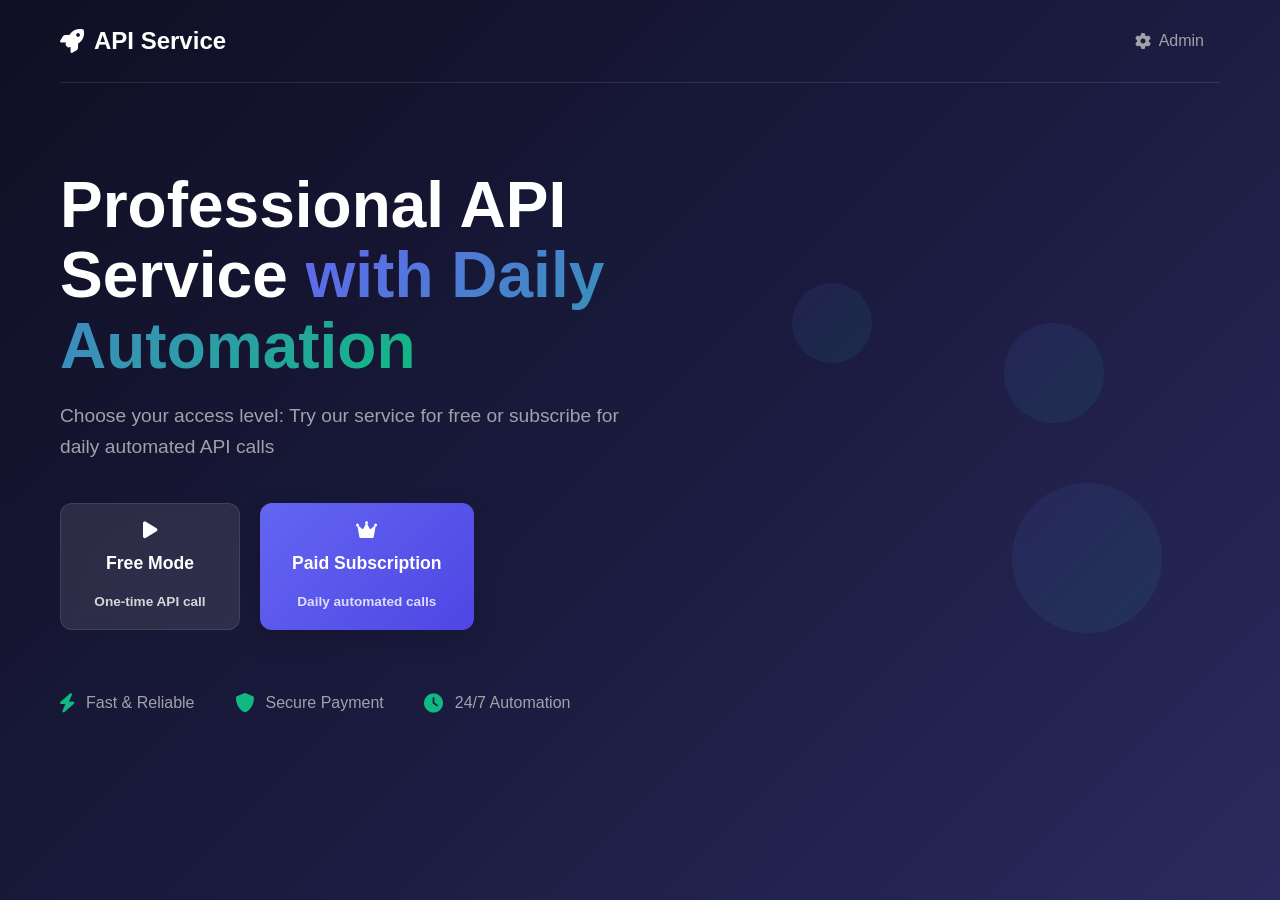
<file: index.html>
<!DOCTYPE html>
<html lang="en">
<head>
    <meta charset="UTF-8">
    <meta name="viewport" content="width=device-width, initial-scale=1.0">
    <title>API Subscription Service</title>
    <link rel="stylesheet" href="style.css">
    <link href="https://cdnjs.cloudflare.com/ajax/libs/font-awesome/6.0.0/css/all.min.css" rel="stylesheet">
</head>
<body>
    <div class="container">
        <header class="header">
            <h1 class="logo">
                <i class="fas fa-rocket"></i>
                API Service
            </h1>
            <nav class="nav">
                <a href="/admin" class="admin-link">
                    <i class="fas fa-cog"></i> Admin
                </a>
            </nav>
        </header>

        <main class="hero">
            <div class="hero-content">
                <h1 class="hero-title">
                    Professional API Service
                    <span class="gradient-text">with Daily Automation</span>
                </h1>
                <p class="hero-description">
                    Choose your access level: Try our service for free or subscribe for daily automated API calls
                </p>

                <div class="cta-buttons">
                    <a href="free-mode.html" class="btn btn-secondary">
                        <i class="fas fa-play"></i>
                        <span>Free Mode</span>
                        <small>One-time API call</small>
                    </a>
                    
                    <a href="subscription.html" class="btn btn-primary">
                        <i class="fas fa-crown"></i>
                        <span>Paid Subscription</span>
                        <small>Daily automated calls</small>
                    </a>
                </div>

                <div class="features">
                    <div class="feature">
                        <i class="fas fa-bolt"></i>
                        <span>Fast & Reliable</span>
                    </div>
                    <div class="feature">
                        <i class="fas fa-shield-alt"></i>
                        <span>Secure Payment</span>
                    </div>
                    <div class="feature">
                        <i class="fas fa-clock"></i>
                        <span>24/7 Automation</span>
                    </div>
                </div>
            </div>

            <div class="hero-animation">
                <div class="floating-shapes">
                    <div class="shape shape-1"></div>
                    <div class="shape shape-2"></div>
                    <div class="shape shape-3"></div>
                </div>
            </div>
        </main>
    </div>

    <script src="script.js"></script>
</body>
</html>
</file>
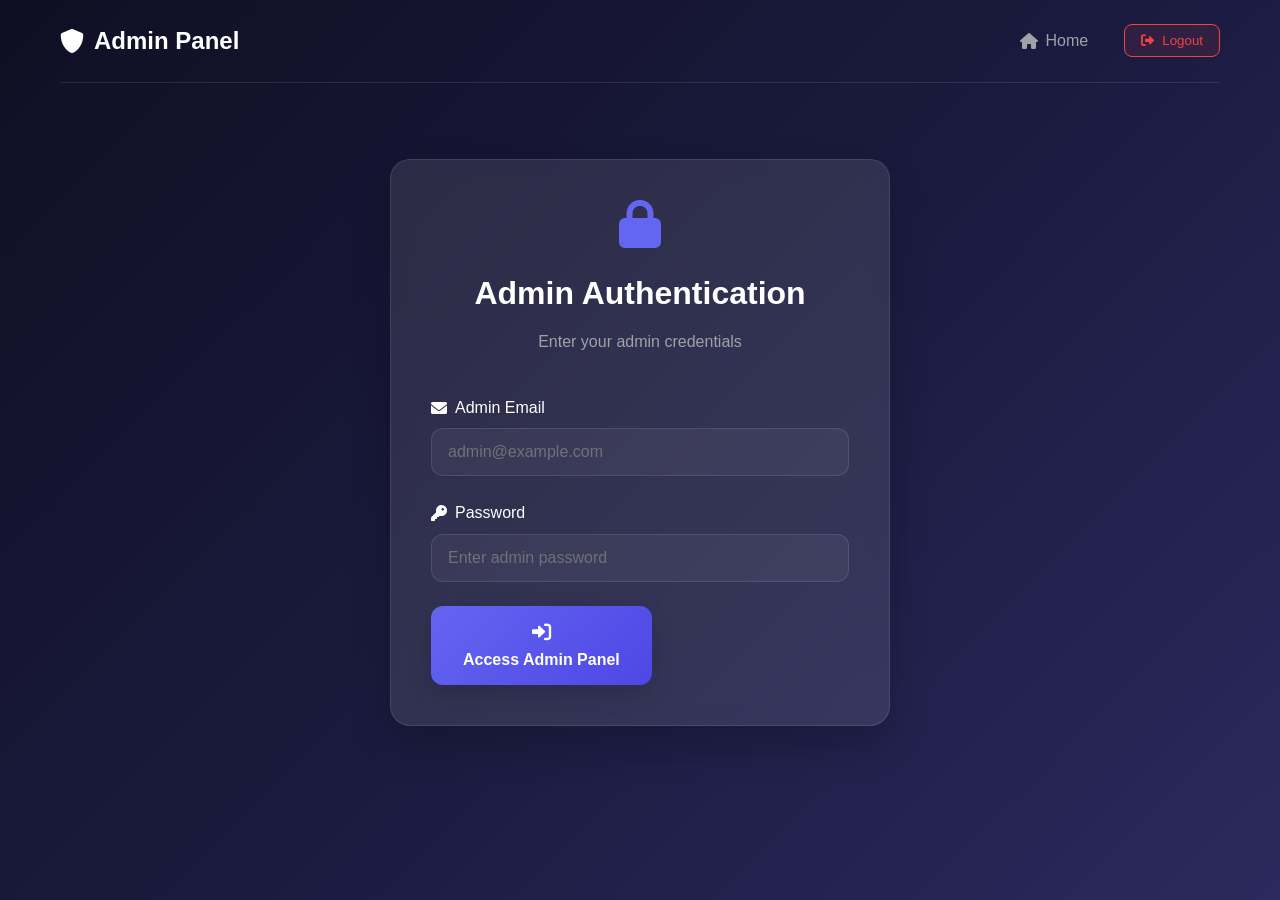
<file: admin.html>
<!DOCTYPE html>
<html lang="en">
<head>
    <meta charset="UTF-8">
    <meta name="viewport" content="width=device-width, initial-scale=1.0">
    <title>Admin Panel - API Service</title>
    <link rel="stylesheet" href="style.css">
    <link href="https://cdnjs.cloudflare.com/ajax/libs/font-awesome/6.0.0/css/all.min.css" rel="stylesheet">
</head>
<body>
    <div class="container">
        <header class="header">
            <div class="logo">
                <i class="fas fa-shield-alt"></i>
                Admin Panel
            </div>
            <nav class="nav">
                <a href="index.html" class="nav-link">
                    <i class="fas fa-home"></i> Home
                </a>
                <button id="adminLogoutBtn" class="btn-logout">
                    <i class="fas fa-sign-out-alt"></i> Logout
                </button>
            </nav>
        </header>

        <div id="adminLogin" class="admin-login">
            <div class="form-container">
                <div class="form-header">
                    <i class="fas fa-lock"></i>
                    <h1>Admin Authentication</h1>
                    <p>Enter your admin credentials</p>
                </div>

                <form id="adminLoginForm" class="api-form">
                    <div class="form-group">
                        <label for="adminEmail">
                            <i class="fas fa-envelope"></i>
                            Admin Email
                        </label>
                        <input 
                            type="email" 
                            id="adminEmail" 
                            placeholder="admin@example.com"
                            required
                        >
                    </div>

                    <div class="form-group">
                        <label for="adminPassword">
                            <i class="fas fa-key"></i>
                            Password
                        </label>
                        <input 
                            type="password" 
                            id="adminPassword" 
                            placeholder="Enter admin password"
                            required
                        >
                    </div>

                    <button type="submit" class="btn btn-primary">
                        <i class="fas fa-sign-in-alt"></i>
                        Access Admin Panel
                        <div class="loading-spinner"></div>
                    </button>
                </form>
            </div>
        </div>

        <main id="adminDashboard" class="admin-dashboard hidden">
            <div class="admin-stats">
                <div class="stat-card">
                    <i class="fas fa-users"></i>
                    <div class="stat-info">
                        <h3 id="totalUsers">0</h3>
                        <p>Total Users</p>
                    </div>
                </div>
                <div class="stat-card">
                    <i class="fas fa-crown"></i>
                    <div class="stat-info">
                        <h3 id="paidUsers">0</h3>
                        <p>Paid Users</p>
                    </div>
                </div>
                <div class="stat-card">
                    <i class="fas fa-play"></i>
                    <div class="stat-info">
                        <h3 id="freeUsers">0</h3>
                        <p>Free Users</p>
                    </div>
                </div>
                <div class="stat-card">
                    <i class="fas fa-chart-line"></i>
                    <div class="stat-info">
                        <h3 id="todayAPICalls">0</h3>
                        <p>Today's API Calls</p>
                    </div>
                </div>
            </div>

            <div class="admin-sections">
                <div class="admin-section">
                    <div class="section-header">
                        <i class="fas fa-users"></i>
                        <h3>User Management</h3>
                        <button id="refreshUsers" class="btn-refresh">
                            <i class="fas fa-sync-alt"></i>
                        </button>
                    </div>
                    
                    <div class="table-container">
                        <table id="usersTable" class="admin-table">
                            <thead>
                                <tr>
                                    <th>User ID</th>
                                    <th>Email</th>
                                    <th>Status</th>
                                    <th>UID</th>
                                    <th>Payment Date</th>
                                    <th>Last API Call</th>
                                    <th>Actions</th>
                                </tr>
                            </thead>
                            <tbody>
                                <!-- Users will be populated here -->
                            </tbody>
                        </table>
                    </div>
                </div>

                <div class="admin-section">
                    <div class="section-header">
                        <i class="fas fa-history"></i>
                        <h3>API Call Logs</h3>
                        <button id="refreshLogs" class="btn-refresh">
                            <i class="fas fa-sync-alt"></i>
                        </button>
                    </div>
                    
                    <div class="table-container">
                        <table id="logsTable" class="admin-table">
                            <thead>
                                <tr>
                                    <th>Timestamp</th>
                                    <th>User ID</th>
                                    <th>UID</th>
                                    <th>Status</th>
                                    <th>Response</th>
                                </tr>
                            </thead>
                            <tbody>
                                <!-- Logs will be populated here -->
                            </tbody>
                        </table>
                    </div>
                </div>

                <div class="admin-section">
                    <div class="section-header">
                        <i class="fas fa-cog"></i>
                        <h3>System Settings</h3>
                    </div>
                    
                    <div class="settings-grid">
                        <div class="setting-item">
                            <label>Daily Automation Time</label>
                            <input type="time" id="automationTime" value="00:00">
                            <button class="btn btn-small">Update</button>
                        </div>
                        <div class="setting-item">
                            <label>Subscription Price (₹)</label>
                            <input type="number" id="subscriptionPrice" value="99">
                            <button class="btn btn-small">Update</button>
                        </div>
                        <div class="setting-item">
                            <label>API Endpoint Status</label>
                            <div class="status-indicator" id="apiStatus">
                                <span class="status-dot active"></span>
                                <span>Active</span>
                            </div>
                            <button class="btn btn-small" id="testAPI">Test</button>
                        </div>
                    </div>
                </div>
            </div>
        </main>
    </div>

    <script src="script.js"></script>
</body>
</html>
</file>
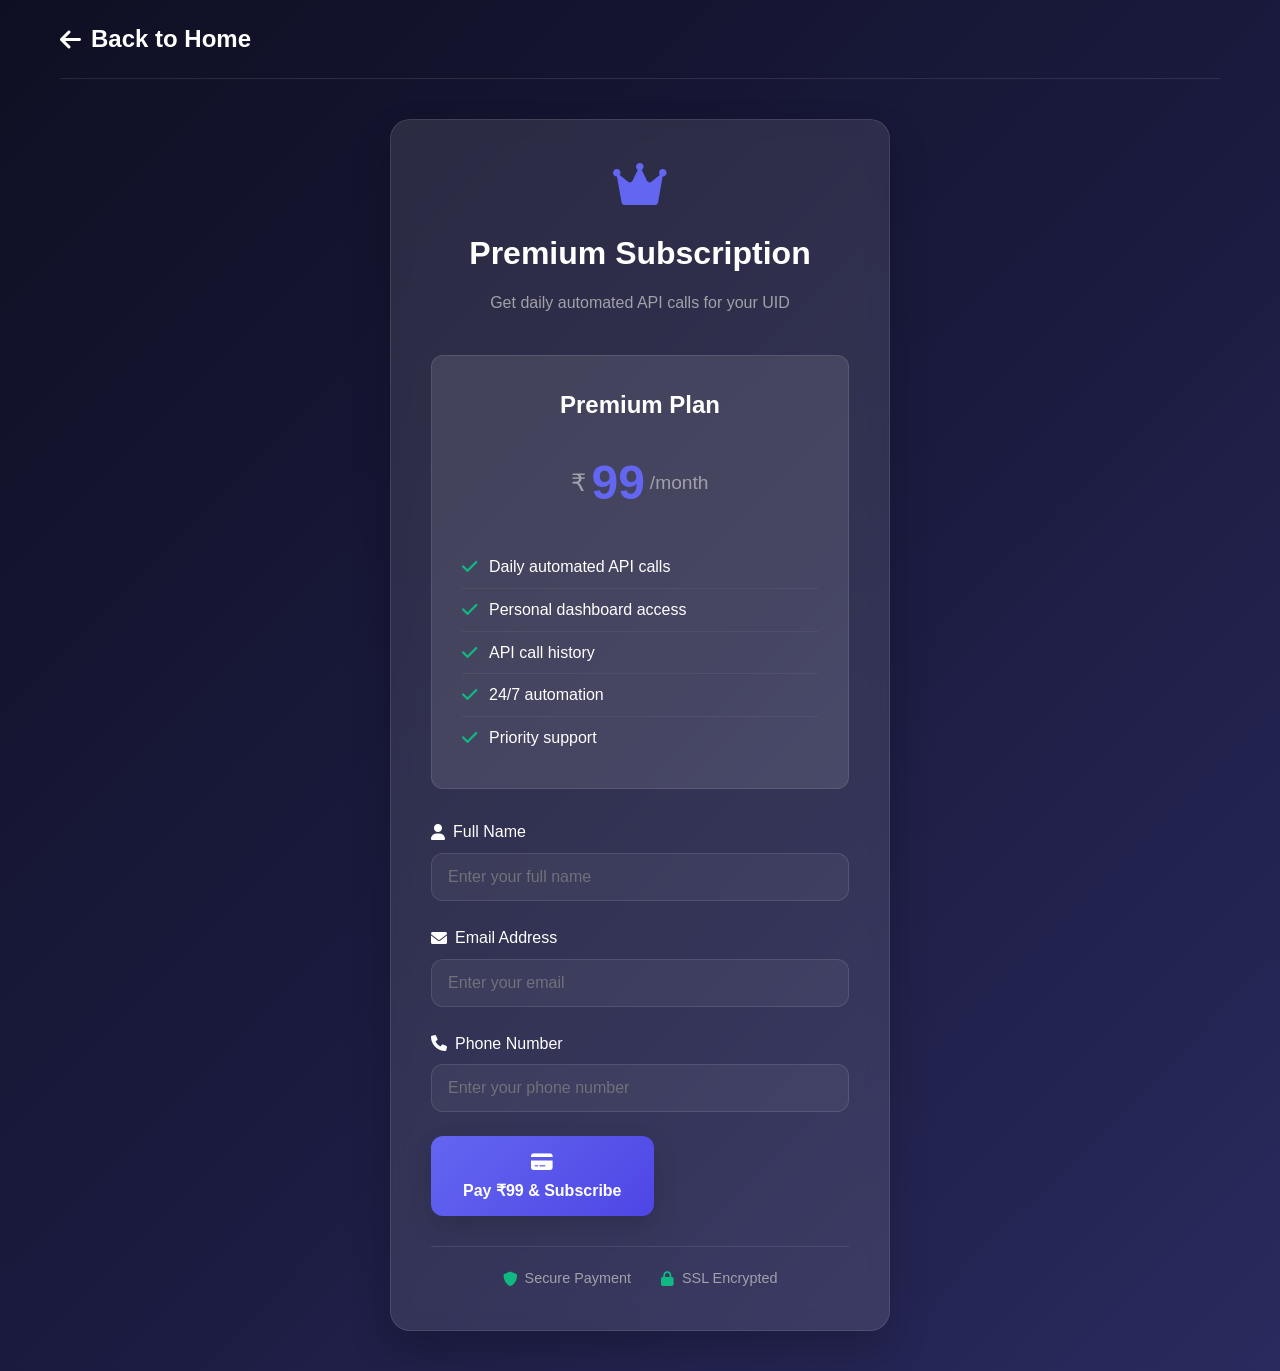
<file: dashboard.html>
<!DOCTYPE html>
<html lang="en">
<head>
    <meta charset="UTF-8">
    <meta name="viewport" content="width=device-width, initial-scale=1.0">
    <title>Dashboard - API Service</title>
    <link rel="stylesheet" href="style.css">
    <link href="https://cdnjs.cloudflare.com/ajax/libs/font-awesome/6.0.0/css/all.min.css" rel="stylesheet">
</head>
<body>
    <div class="container">
        <header class="header">
            <div class="logo">
                <i class="fas fa-tachometer-alt"></i>
                Dashboard
            </div>
            <nav class="nav">
                <a href="index.html" class="nav-link">
                    <i class="fas fa-home"></i> Home
                </a>
                <button id="logoutBtn" class="btn-logout">
                    <i class="fas fa-sign-out-alt"></i> Logout
                </button>
            </nav>
        </header>

        <main class="dashboard">
            <div class="welcome-section">
                <h1>Welcome to Your Dashboard!</h1>
                <p>Payment successful! Set up your UID for daily automated API calls.</p>
                <div class="success-icon">
                    <i class="fas fa-check-circle"></i>
                </div>
            </div>

            <div class="dashboard-grid">
                <div class="dashboard-card">
                    <div class="card-header">
                        <i class="fas fa-cog"></i>
                        <h3>Setup Your UID</h3>
                    </div>
                    
                    <form id="dashboardForm" class="api-form">
                        <div class="form-group">
                            <label for="dashboardUid">
                                <i class="fas fa-user"></i>
                                Enter your UID for daily automation
                            </label>
                            <input 
                                type="text" 
                                id="dashboardUid" 
                                name="uid" 
                                placeholder="Enter your unique identifier"
                                required
                            >
                        </div>

                        <button type="submit" class="btn btn-primary">
                            <i class="fas fa-play"></i>
                            Start Daily Automation
                            <div class="loading-spinner"></div>
                        </button>
                    </form>
                </div>

                <div class="dashboard-card">
                    <div class="card-header">
                        <i class="fas fa-chart-line"></i>
                        <h3>Status Overview</h3>
                    </div>
                    
                    <div class="status-grid" id="statusGrid">
                        <div class="status-item">
                            <i class="fas fa-crown"></i>
                            <span>Subscription</span>
                            <strong>Active</strong>
                        </div>
                        <div class="status-item">
                            <i class="fas fa-clock"></i>
                            <span>Next Call</span>
                            <strong id="nextCallTime">Setup Required</strong>
                        </div>
                        <div class="status-item">
                            <i class="fas fa-history"></i>
                            <span>Last Call</span>
                            <strong id="lastCallTime">None</strong>
                        </div>
                    </div>
                </div>

                <div class="dashboard-card full-width">
                    <div class="card-header">
                        <i class="fas fa-history"></i>
                        <h3>API Call History</h3>
                    </div>
                    
                    <div id="apiHistory" class="api-history">
                        <div class="no-data">
                            <i class="fas fa-info-circle"></i>
                            <p>No API calls yet. Submit your UID to start automation.</p>
                        </div>
                    </div>
                </div>
            </div>

            <div id="dashboardResults" class="results hidden">
                <div class="results-header">
                    <i class="fas fa-check-circle"></i>
                    <h3>Initial API Call Results</h3>
                </div>
                <div id="dashboardResultsContent" class="results-content"></div>
            </div>

            <div id="dashboardError" class="error-message hidden">
                <i class="fas fa-exclamation-triangle"></i>
                <span id="dashboardErrorText"></span>
            </div>
        </main>
    </div>

    <script src="script.js"></script>
</body>
</html>
</file>
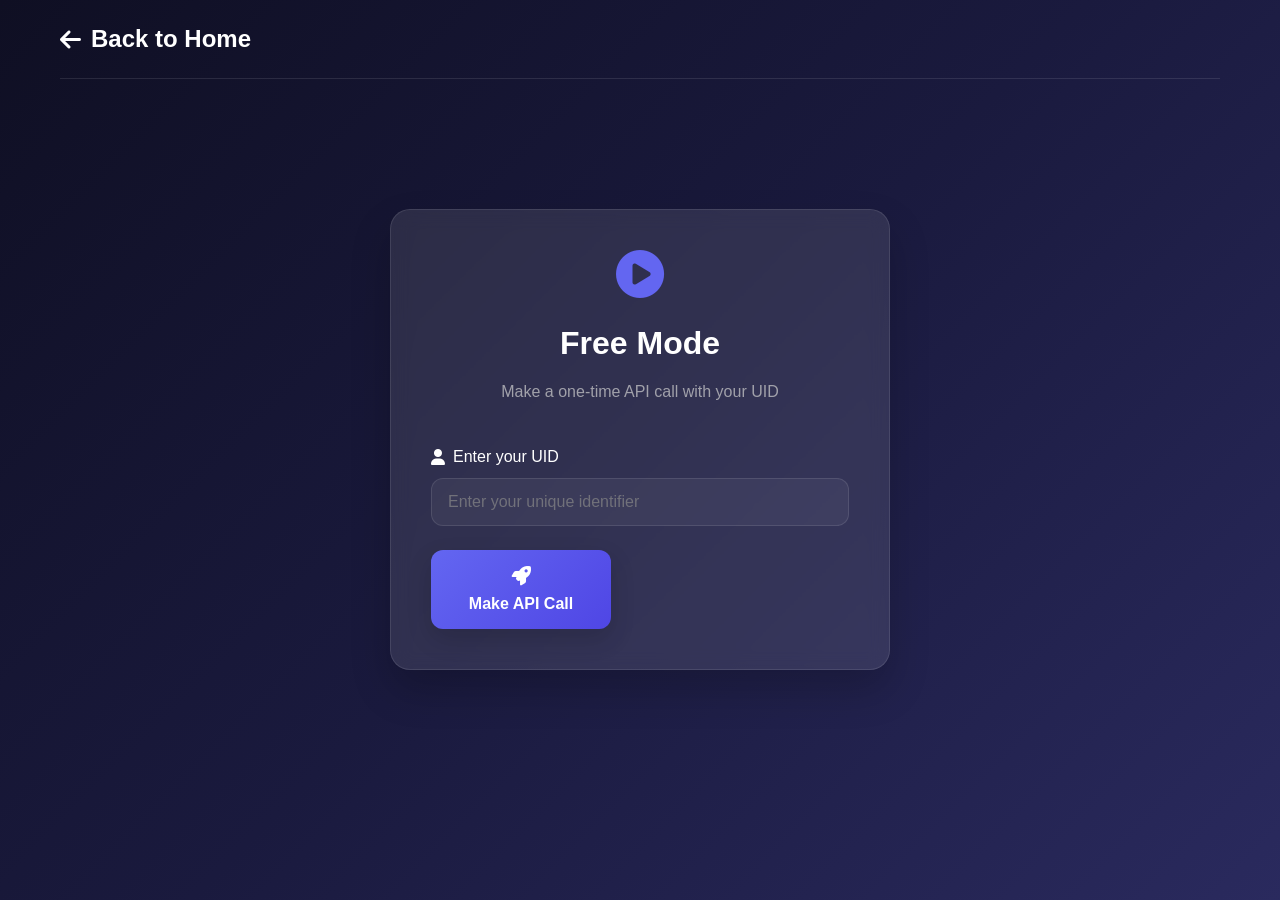
<file: free-mode.html>
<!DOCTYPE html>
<html lang="en">
<head>
    <meta charset="UTF-8">
    <meta name="viewport" content="width=device-width, initial-scale=1.0">
    <title>Free Mode - API Service</title>
    <link rel="stylesheet" href="style.css">
    <link href="https://cdnjs.cloudflare.com/ajax/libs/font-awesome/6.0.0/css/all.min.css" rel="stylesheet">
</head>
<body>
    <div class="container">
        <header class="header">
            <a href="index.html" class="logo">
                <i class="fas fa-arrow-left"></i>
                Back to Home
            </a>
        </header>

        <main class="form-page">
            <div class="form-container">
                <div class="form-header">
                    <i class="fas fa-play-circle"></i>
                    <h1>Free Mode</h1>
                    <p>Make a one-time API call with your UID</p>
                </div>

                <form id="freeForm" class="api-form">
                    <div class="form-group">
                        <label for="freeUid">
                            <i class="fas fa-user"></i>
                            Enter your UID
                        </label>
                        <input 
                            type="text" 
                            id="freeUid" 
                            name="uid" 
                            placeholder="Enter your unique identifier"
                            required
                        >
                    </div>

                    <button type="submit" class="btn btn-primary">
                        <i class="fas fa-rocket"></i>
                        Make API Call
                        <div class="loading-spinner"></div>
                    </button>
                </form>

                <div id="freeResults" class="results hidden">
                    <div class="results-header">
                        <i class="fas fa-check-circle"></i>
                        <h3>API Response</h3>
                    </div>
                    <div id="freeResultsContent" class="results-content"></div>
                </div>

                <div id="freeError" class="error-message hidden">
                    <i class="fas fa-exclamation-triangle"></i>
                    <span id="freeErrorText"></span>
                </div>
            </div>
        </main>
    </div>

    <script src="script.js"></script>
</body>
</html>
</file>
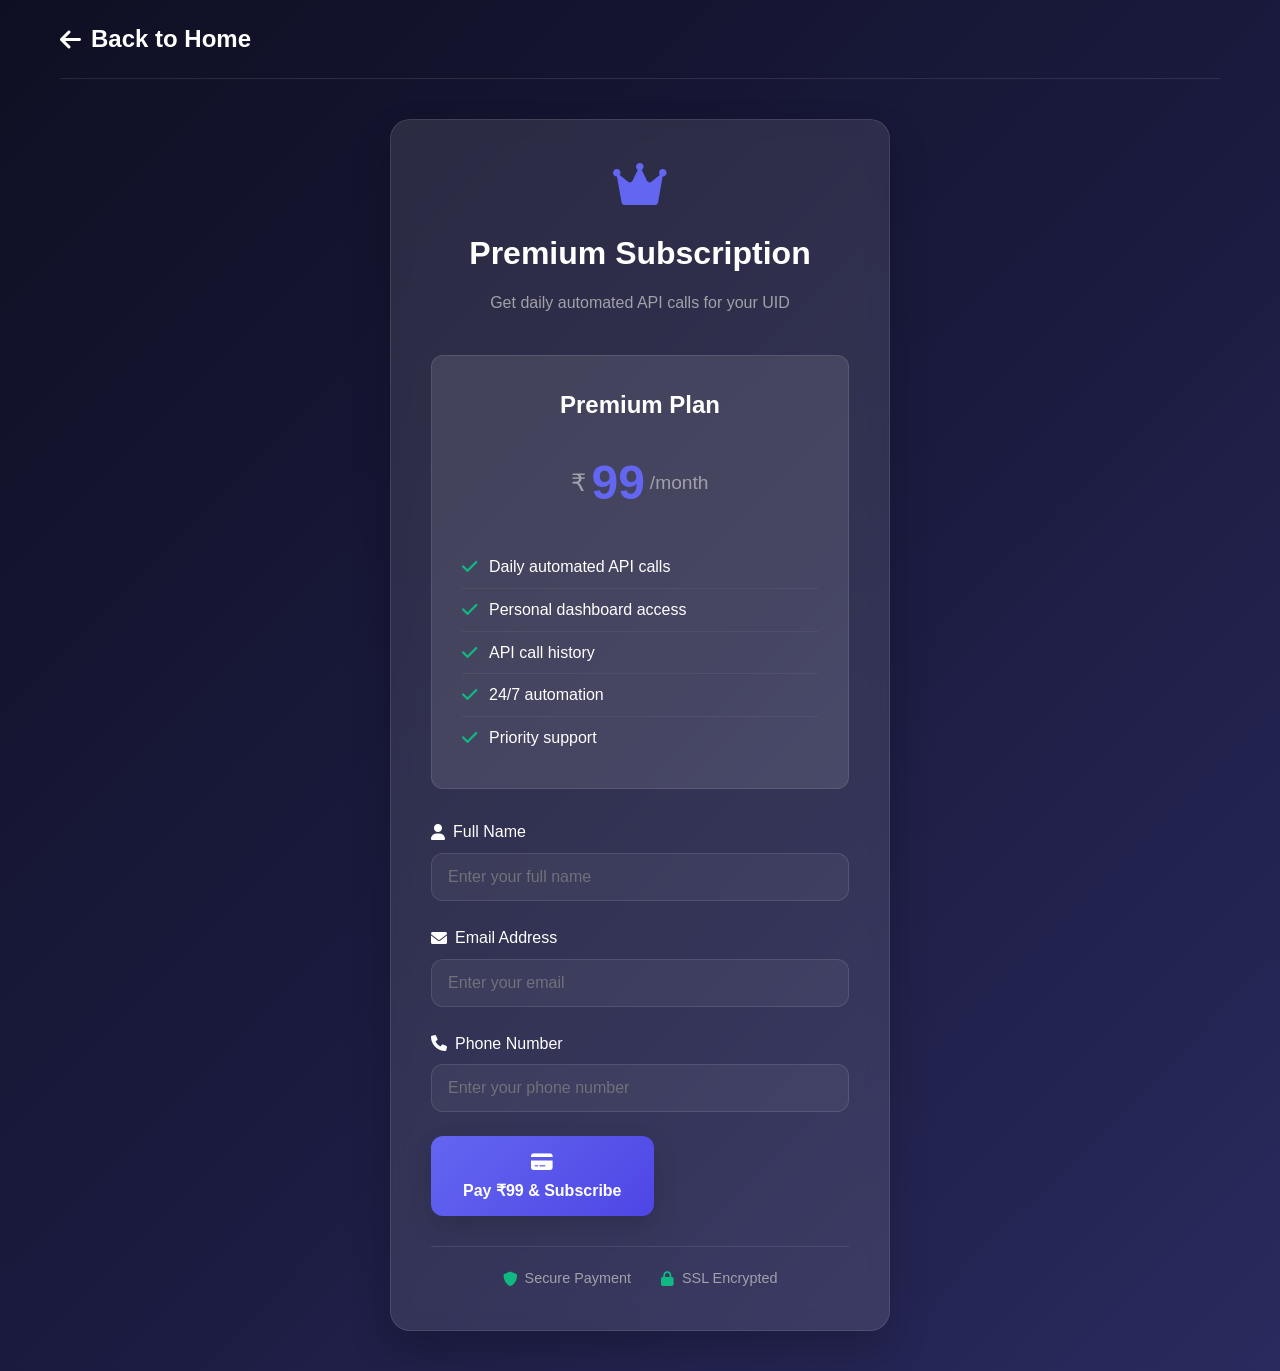
<file: subscription.html>
<!DOCTYPE html>
<html lang="en">
<head>
    <meta charset="UTF-8">
    <meta name="viewport" content="width=device-width, initial-scale=1.0">
    <title>Subscription - API Service</title>
    <link rel="stylesheet" href="style.css">
    <link href="https://cdnjs.cloudflare.com/ajax/libs/font-awesome/6.0.0/css/all.min.css" rel="stylesheet">
    <script src="https://checkout.razorpay.com/v1/checkout.js"></script>
</head>
<body>
    <div class="container">
        <header class="header">
            <a href="index.html" class="logo">
                <i class="fas fa-arrow-left"></i>
                Back to Home
            </a>
        </header>

        <main class="form-page">
            <div class="form-container">
                <div class="form-header">
                    <i class="fas fa-crown"></i>
                    <h1>Premium Subscription</h1>
                    <p>Get daily automated API calls for your UID</p>
                </div>

                <div class="pricing-card">
                    <div class="pricing-header">
                        <h3>Premium Plan</h3>
                        <div class="price">
                            <span class="currency">₹</span>
                            <span class="amount">99</span>
                            <span class="period">/month</span>
                        </div>
                    </div>
                    
                    <ul class="features-list">
                        <li><i class="fas fa-check"></i> Daily automated API calls</li>
                        <li><i class="fas fa-check"></i> Personal dashboard access</li>
                        <li><i class="fas fa-check"></i> API call history</li>
                        <li><i class="fas fa-check"></i> 24/7 automation</li>
                        <li><i class="fas fa-check"></i> Priority support</li>
                    </ul>
                </div>

                <form id="paymentForm" class="api-form">
                    <div class="form-group">
                        <label for="customerName">
                            <i class="fas fa-user"></i>
                            Full Name
                        </label>
                        <input 
                            type="text" 
                            id="customerName" 
                            name="name" 
                            placeholder="Enter your full name"
                            required
                        >
                    </div>

                    <div class="form-group">
                        <label for="customerEmail">
                            <i class="fas fa-envelope"></i>
                            Email Address
                        </label>
                        <input 
                            type="email" 
                            id="customerEmail" 
                            name="email" 
                            placeholder="Enter your email"
                            required
                        >
                    </div>

                    <div class="form-group">
                        <label for="customerPhone">
                            <i class="fas fa-phone"></i>
                            Phone Number
                        </label>
                        <input 
                            type="tel" 
                            id="customerPhone" 
                            name="phone" 
                            placeholder="Enter your phone number"
                            required
                        >
                    </div>

                    <button type="submit" class="btn btn-primary">
                        <i class="fas fa-credit-card"></i>
                        Pay ₹99 & Subscribe
                        <div class="loading-spinner"></div>
                    </button>
                </form>

                <div class="security-badges">
                    <div class="badge">
                        <i class="fas fa-shield-alt"></i>
                        <span>Secure Payment</span>
                    </div>
                    <div class="badge">
                        <i class="fas fa-lock"></i>
                        <span>SSL Encrypted</span>
                    </div>
                </div>
            </div>
        </main>
    </div>

    <script src="script.js"></script>
</body>
</html>
</file>
<file: style.css>
/* CSS Variables */
:root {
    --primary-color: #6366f1;
    --primary-dark: #4f46e5;
    --secondary-color: #10b981;
    --accent-color: #f59e0b;
    --error-color: #ef4444;
    --success-color: #10b981;
    
    --bg-primary: #0f0f23;
    --bg-secondary: #1a1a3e;
    --bg-card: rgba(255, 255, 255, 0.05);
    --bg-glass: rgba(255, 255, 255, 0.1);
    
    --text-primary: #ffffff;
    --text-secondary: #a1a1aa;
    --text-muted: #71717a;
    
    --border-color: rgba(255, 255, 255, 0.1);
    --shadow-light: 0 4px 6px rgba(0, 0, 0, 0.1);
    --shadow-medium: 0 10px 25px rgba(0, 0, 0, 0.15);
    --shadow-heavy: 0 20px 40px rgba(0, 0, 0, 0.2);
    
    --border-radius: 12px;
    --border-radius-lg: 20px;
    --transition: all 0.3s cubic-bezier(0.4, 0, 0.2, 1);
}

/* Reset & Base Styles */
* {
    margin: 0;
    padding: 0;
    box-sizing: border-box;
}

body {
    font-family: 'Inter', -apple-system, BlinkMacSystemFont, sans-serif;
    background: linear-gradient(135deg, #0f0f23 0%, #1a1a3e 50%, #2a2a5e 100%);
    color: var(--text-primary);
    line-height: 1.6;
    min-height: 100vh;
}

.container {
    max-width: 1200px;
    margin: 0 auto;
    padding: 0 20px;
    min-height: 100vh;
}

/* Header Styles */
.header {
    display: flex;
    justify-content: space-between;
    align-items: center;
    padding: 20px 0;
    border-bottom: 1px solid var(--border-color);
}

.logo {
    display: flex;
    align-items: center;
    gap: 10px;
    font-size: 1.5rem;
    font-weight: 700;
    color: var(--text-primary);
    text-decoration: none;
    transition: var(--transition);
}

.logo:hover {
    color: var(--primary-color);
}

.nav {
    display: flex;
    align-items: center;
    gap: 20px;
}

.nav-link, .admin-link {
    display: flex;
    align-items: center;
    gap: 8px;
    color: var(--text-secondary);
    text-decoration: none;
    padding: 8px 16px;
    border-radius: 8px;
    transition: var(--transition);
}

.nav-link:hover, .admin-link:hover {
    color: var(--text-primary);
    background: var(--bg-glass);
}

/* Hero Section */
.hero {
    display: flex;
    align-items: center;
    justify-content: space-between;
    min-height: 80vh;
    padding: 60px 0;
    position: relative;
    overflow: hidden;
}

.hero-content {
    flex: 1;
    max-width: 600px;
    z-index: 2;
}

.hero-title {
    font-size: clamp(2.5rem, 5vw, 4rem);
    font-weight: 800;
    margin-bottom: 20px;
    line-height: 1.1;
}

.gradient-text {
    background: linear-gradient(135deg, var(--primary-color), var(--secondary-color));
    -webkit-background-clip: text;
    -webkit-text-fill-color: transparent;
    background-clip: text;
}

.hero-description {
    font-size: 1.2rem;
    color: var(--text-secondary);
    margin-bottom: 40px;
    line-height: 1.6;
}

/* CTA Buttons */
.cta-buttons {
    display: flex;
    gap: 20px;
    margin-bottom: 60px;
    flex-wrap: wrap;
}

.btn {
    display: inline-flex;
    align-items: center;
    justify-content: center;
    gap: 10px;
    padding: 16px 32px;
    border: none;
    border-radius: var(--border-radius);
    font-size: 1rem;
    font-weight: 600;
    text-decoration: none;
    cursor: pointer;
    transition: var(--transition);
    position: relative;
    overflow: hidden;
    min-width: 180px;
    flex-direction: column;
}

.btn-primary {
    background: linear-gradient(135deg, var(--primary-color), var(--primary-dark));
    color: white;
    box-shadow: var(--shadow-medium);
}

.btn-primary:hover {
    transform: translateY(-2px);
    box-shadow: var(--shadow-heavy);
}

.btn-secondary {
    background: var(--bg-glass);
    color: var(--text-primary);
    border: 1px solid var(--border-color);
    backdrop-filter: blur(10px);
}

.btn-secondary:hover {
    background: var(--bg-card);
    border-color: var(--primary-color);
    transform: translateY(-2px);
}

.btn span {
    font-size: 1.1rem;
}

.btn small {
    font-size: 0.85rem;
    opacity: 0.8;
    margin-top: 4px;
}

.btn i {
    font-size: 1.2rem;
}

/* Loading Spinner */
.loading-spinner {
    width: 20px;
    height: 20px;
    border: 2px solid rgba(255, 255, 255, 0.3);
    border-top: 2px solid white;
    border-radius: 50%;
    animation: spin 1s linear infinite;
    margin-left: 10px;
    display: none;
}

.btn.loading .loading-spinner {
    display: block;
}

@keyframes spin {
    0% { transform: rotate(0deg); }
    100% { transform: rotate(360deg); }
}

/* Features Section */
.features {
    display: flex;
    gap: 40px;
    flex-wrap: wrap;
}

.feature {
    display: flex;
    align-items: center;
    gap: 12px;
    color: var(--text-secondary);
}

.feature i {
    color: var(--secondary-color);
    font-size: 1.2rem;
}

/* Hero Animation */
.hero-animation {
    flex: 1;
    position: relative;
    height: 400px;
}

.floating-shapes {
    position: absolute;
    width: 100%;
    height: 100%;
}

.shape {
    position: absolute;
    border-radius: 50%;
    background: linear-gradient(135deg, var(--primary-color), var(--secondary-color));
    opacity: 0.1;
    animation: float 6s ease-in-out infinite;
}

.shape-1 {
    width: 100px;
    height: 100px;
    top: 20%;
    right: 20%;
    animation-delay: 0s;
}

.shape-2 {
    width: 150px;
    height: 150px;
    top: 60%;
    right: 10%;
    animation-delay: 2s;
}

.shape-3 {
    width: 80px;
    height: 80px;
    top: 10%;
    right: 60%;
    animation-delay: 4s;
}

@keyframes float {
    0%, 100% { transform: translateY(0px); }
    50% { transform: translateY(-20px); }
}

/* Form Styles */
.form-page {
    display: flex;
    align-items: center;
    justify-content: center;
    min-height: 80vh;
    padding: 40px 0;
}

.form-container {
    width: 100%;
    max-width: 500px;
    background: var(--bg-glass);
    backdrop-filter: blur(10px);
    border: 1px solid var(--border-color);
    border-radius: var(--border-radius-lg);
    padding: 40px;
    box-shadow: var(--shadow-heavy);
}

.form-header {
    text-align: center;
    margin-bottom: 40px;
}

.form-header i {
    font-size: 3rem;
    color: var(--primary-color);
    margin-bottom: 20px;
    display: block;
}

.form-header h1 {
    font-size: 2rem;
    margin-bottom: 10px;
}

.form-header p {
    color: var(--text-secondary);
}

.api-form {
    space-y: 20px;
}

.form-group {
    margin-bottom: 24px;
}

.form-group label {
    display: flex;
    align-items: center;
    gap: 8px;
    margin-bottom: 8px;
    font-weight: 500;
    color: var(--text-primary);
}

.form-group input {
    width: 100%;
    padding: 14px 16px;
    background: rgba(255, 255, 255, 0.05);
    border: 1px solid var(--border-color);
    border-radius: var(--border-radius);
    color: var(--text-primary);
    font-size: 1rem;
    transition: var(--transition);
}

.form-group input:focus {
    outline: none;
    border-color: var(--primary-color);
    box-shadow: 0 0 0 3px rgba(99, 102, 241, 0.1);
}

.form-group input::placeholder {
    color: var(--text-muted);
}

/* Pricing Card */
.pricing-card {
    background: var(--bg-glass);
    border: 1px solid var(--border-color);
    border-radius: var(--border-radius);
    padding: 30px;
    margin-bottom: 30px;
    text-align: center;
}

.pricing-header h3 {
    font-size: 1.5rem;
    margin-bottom: 20px;
}

.price {
    display: flex;
    align-items: center;
    justify-content: center;
    gap: 5px;
    margin-bottom: 25px;
}

.currency {
    font-size: 1.5rem;
    color: var(--text-secondary);
}

.amount {
    font-size: 3rem;
    font-weight: 800;
    color: var(--primary-color);
}

.period {
    font-size: 1.2rem;
    color: var(--text-secondary);
}

.features-list {
    list-style: none;
    text-align: left;
}

.features-list li {
    display: flex;
    align-items: center;
    gap: 12px;
    padding: 8px 0;
    border-bottom: 1px solid rgba(255, 255, 255, 0.05);
}

.features-list li:last-child {
    border-bottom: none;
}

.features-list i {
    color: var(--success-color);
    font-size: 1.1rem;
}

/* Security Badges */
.security-badges {
    display: flex;
    justify-content: center;
    gap: 30px;
    margin-top: 30px;
    padding-top: 20px;
    border-top: 1px solid var(--border-color);
}

.badge {
    display: flex;
    align-items: center;
    gap: 8px;
    color: var(--text-secondary);
    font-size: 0.9rem;
}

.badge i {
    color: var(--success-color);
}

/* Results Section */
.results {
    margin-top: 30px;
    background: var(--bg-glass);
    border: 1px solid var(--success-color);
    border-radius: var(--border-radius);
    padding: 20px;
    animation: slideIn 0.5s ease-out;
}

.results-header {
    display: flex;
    align-items: center;
    gap: 10px;
    margin-bottom: 15px;
}

.results-header i {
    color: var(--success-color);
    font-size: 1.5rem;
}

.results-content {
    background: rgba(16, 185, 129, 0.1);
    border-radius: 8px;
    padding: 15px;
    font-family: 'Monaco', 'Menlo', monospace;
    font-size: 0.9rem;
    line-height: 1.4;
    white-space: pre-wrap;
    overflow-x: auto;
}

/* Error Messages */
.error-message {
    margin-top: 20px;
    background: rgba(239, 68, 68, 0.1);
    border: 1px solid var(--error-color);
    border-radius: var(--border-radius);
    padding: 15px;
    display: flex;
    align-items: center;
    gap: 10px;
    color: var(--error-color);
    animation: slideIn 0.5s ease-out;
}

.error-message i {
    font-size: 1.2rem;
}

/* Dashboard Styles */
.dashboard {
    padding: 40px 0;
}

.welcome-section {
    text-align: center;
    margin-bottom: 50px;
    position: relative;
}

.welcome-section h1 {
    font-size: 2.5rem;
    margin-bottom: 15px;
}

.welcome-section p {
    font-size: 1.2rem;
    color: var(--text-secondary);
    margin-bottom: 30px;
}

.success-icon {
    font-size: 4rem;
    color: var(--success-color);
    animation: bounce 2s infinite;
}

@keyframes bounce {
    0%, 20%, 50%, 80%, 100% { transform: translateY(0); }
    40% { transform: translateY(-10px); }
    60% { transform: translateY(-5px); }
}

.dashboard-grid {
    display: grid;
    grid-template-columns: repeat(auto-fit, minmax(400px, 1fr));
    gap: 30px;
    margin-bottom: 40px;
}

.dashboard-card {
    background: var(--bg-glass);
    backdrop-filter: blur(10px);
    border: 1px solid var(--border-color);
    border-radius: var(--border-radius-lg);
    padding: 30px;
    box-shadow: var(--shadow-medium);
}

.dashboard-card.full-width {
    grid-column: 1 / -1;
}

.card-header {
    display: flex;
    align-items: center;
    gap: 12px;
    margin-bottom: 25px;
    padding-bottom: 15px;
    border-bottom: 1px solid var(--border-color);
}

.card-header i {
    color: var(--primary-color);
    font-size: 1.5rem;
}

.card-header h3 {
    font-size: 1.3rem;
}

.status-grid {
    display: grid;
    grid-template-columns: repeat(auto-fit, minmax(150px, 1fr));
    gap: 20px;
}

.status-item {
    text-align: center;
    padding: 20px;
    background: rgba(255, 255, 255, 0.02);
    border-radius: var(--border-radius);
    border: 1px solid var(--border-color);
}

.status-item i {
    font-size: 2rem;
    color: var(--primary-color);
    margin-bottom: 10px;
    display: block;
}

.status-item span {
    display: block;
    color: var(--text-secondary);
    margin-bottom: 5px;
    font-size: 0.9rem;
}

.status-item strong {
    color: var(--text-primary);
    font-size: 1.1rem;
}

/* API History */
.api-history {
    max-height: 400px;
    overflow-y: auto;
}

.no-data {
    text-align: center;
    color: var(--text-secondary);
    padding: 40px;
}

.no-data i {
    font-size: 3rem;
    margin-bottom: 15px;
    display: block;
    opacity: 0.5;
}

.history-item {
    display: flex;
    justify-content: space-between;
    align-items: center;
    padding: 15px;
    border-bottom: 1px solid var(--border-color);
    transition: var(--transition);
}

.history-item:hover {
    background: rgba(255, 255, 255, 0.02);
}

.history-item:last-child {
    border-bottom: none;
}

.history-timestamp {
    color: var(--text-secondary);
    font-size: 0.9rem;
}

.history-status {
    padding: 4px 12px;
    border-radius: 20px;
    font-size: 0.8rem;
    font-weight: 500;
}

.history-status.success {
    background: rgba(16, 185, 129, 0.2);
    color: var(--success-color);
}

.history-status.error {
    background: rgba(239, 68, 68, 0.2);
    color: var(--error-color);
}

/* Admin Styles */
.admin-login {
    display: flex;
    align-items: center;
    justify-content: center;
    min-height: 80vh;
}

.admin-dashboard {
    padding: 40px 0;
}

.admin-stats {
    display: grid;
    grid-template-columns: repeat(auto-fit, minmax(200px, 1fr));
    gap: 20px;
    margin-bottom: 40px;
}

.stat-card {
    background: var(--bg-glass);
    backdrop-filter: blur(10px);
    border: 1px solid var(--border-color);
    border-radius: var(--border-radius);
    padding: 25px;
    display: flex;
    align-items: center;
    gap: 15px;
    transition: var(--transition);
}

.stat-card:hover {
    transform: translateY(-2px);
    box-shadow: var(--shadow-medium);
}

.stat-card i {
    font-size: 2.5rem;
    color: var(--primary-color);
}

.stat-info h3 {
    font-size: 2rem;
    font-weight: 800;
    margin-bottom: 5px;
}

.stat-info p {
    color: var(--text-secondary);
    font-size: 0.9rem;
}

.admin-sections {
    space-y: 40px;
}

.admin-section {
    background: var(--bg-glass);
    backdrop-filter: blur(10px);
    border: 1px solid var(--border-color);
    border-radius: var(--border-radius-lg);
    padding: 30px;
    margin-bottom: 30px;
}

.section-header {
    display: flex;
    justify-content: space-between;
    align-items: center;
    margin-bottom: 25px;
    padding-bottom: 15px;
    border-bottom: 1px solid var(--border-color);
}

.section-header h3 {
    display: flex;
    align-items: center;
    gap: 10px;
    font-size: 1.3rem;
}

.btn-refresh {
    background: var(--bg-glass);
    border: 1px solid var(--border-color);
    color: var(--text-primary);
    padding: 8px 12px;
    border-radius: 8px;
    cursor: pointer;
    transition: var(--transition);
}

.btn-refresh:hover {
    background: var(--primary-color);
    border-color: var(--primary-color);
}

/* Tables */
.table-container {
    overflow-x: auto;
}

.admin-table {
    width: 100%;
    border-collapse: collapse;
    margin-top: 20px;
}

.admin-table th,
.admin-table td {
    padding: 12px 15px;
    text-align: left;
    border-bottom: 1px solid var(--border-color);
}

.admin-table th {
    background: rgba(255, 255, 255, 0.02);
    font-weight: 600;
    color: var(--text-primary);
    font-size: 0.9rem;
    text-transform: uppercase;
    letter-spacing: 0.5px;
}

.admin-table td {
    color: var(--text-secondary);
    font-size: 0.9rem;
}

.admin-table tr:hover {
    background: rgba(255, 255, 255, 0.02);
}

/* Settings */
.settings-grid {
    display: grid;
    grid-template-columns: repeat(auto-fit, minmax(250px, 1fr));
    gap: 20px;
}

.setting-item {
    background: rgba(255, 255, 255, 0.02);
    padding: 20px;
    border-radius: var(--border-radius);
    border: 1px solid var(--border-color);
}

.setting-item label {
    display: block;
    margin-bottom: 10px;
    font-weight: 500;
}

.setting-item input {
    width: 100%;
    padding: 10px;
    background: rgba(255, 255, 255, 0.05);
    border: 1px solid var(--border-color);
    border-radius: 8px;
    color: var(--text-primary);
    margin-bottom: 10px;
}

.btn-small {
    padding: 8px 16px;
    font-size: 0.9rem;
    background: var(--primary-color);
    color: white;
    border: none;
    border-radius: 6px;
    cursor: pointer;
    transition: var(--transition);
}

.btn-small:hover {
    background: var(--primary-dark);
}

.status-indicator {
    display: flex;
    align-items: center;
    gap: 8px;
    margin-bottom: 10px;
}

.status-dot {
    width: 10px;
    height: 10px;
    border-radius: 50%;
    background: var(--text-muted);
}

.status-dot.active {
    background: var(--success-color);
    animation: pulse 2s infinite;
}

@keyframes pulse {
    0% { opacity: 1; }
    50% { opacity: 0.5; }
    100% { opacity: 1; }
}

/* Buttons */
.btn-logout {
    background: rgba(239, 68, 68, 0.1);
    color: var(--error-color);
    border: 1px solid var(--error-color);
    padding: 8px 16px;
    border-radius: 8px;
    cursor: pointer;
    transition: var(--transition);
    display: flex;
    align-items: center;
    gap: 8px;
}

.btn-logout:hover {
    background: var(--error-color);
    color: white;
}

/* Utility Classes */
.hidden {
    display: none !important;
}

.text-center {
    text-align: center;
}

.text-success {
    color: var(--success-color);
}

.text-error {
    color: var(--error-color);
}

.text-primary {
    color: var(--primary-color);
}

/* Animations */
@keyframes slideIn {
    from {
        opacity: 0;
        transform: translateY(20px);
    }
    to {
        opacity: 1;
        transform: translateY(0);
    }
}

.slide-in {
    animation: slideIn 0.5s ease-out;
}

/* Responsive Design */
@media (max-width: 768px) {
    .container {
        padding: 0 15px;
    }
    
    .hero {
        flex-direction: column;
        text-align: center;
        min-height: auto;
        padding: 40px 0;
    }
    
    .hero-animation {
        display: none;
    }
    
    .cta-buttons {
        flex-direction: column;
        align-items: center;
    }
    
    .btn {
        width: 100%;
        max-width: 300px;
    }
    
    .features {
        justify-content: center;
        gap: 20px;
    }
    
    .dashboard-grid {
        grid-template-columns: 1fr;
    }
    
    .admin-stats {
        grid-template-columns: repeat(2, 1fr);
    }
    
    .settings-grid {
        grid-template-columns: 1fr;
    }
    
    .form-container {
        margin: 20px;
        padding: 30px;
    }
    
    .security-badges {
        flex-direction: column;
        gap: 15px;
    }
    
    .admin-table {
        font-size: 0.8rem;
    }
    
    .admin-table th,
    .admin-table td {
        padding: 8px 10px;
    }
}

@media (max-width: 480px) {
    .hero-title {
        font-size: 2rem;
    }
    
    .hero-description {
        font-size: 1rem;
    }
    
    .form-container {
        padding: 25px;
    }
    
    .admin-stats {
        grid-template-columns: 1fr;
    }
    
    .stat-card {
        flex-direction: column;
        text-align: center;
    }
}
</file>
